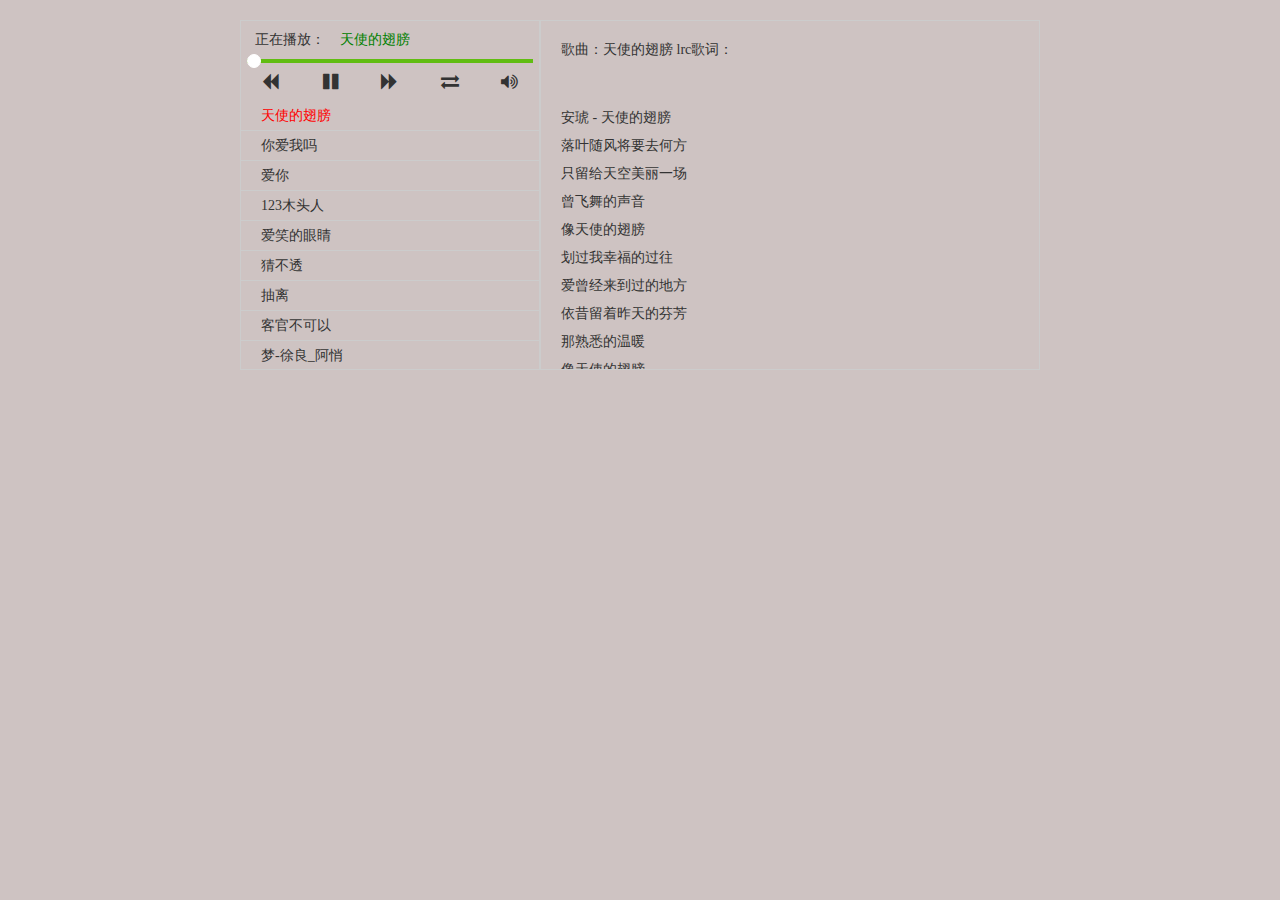
<file: h5-musicPlayer/index.html>
<!DOCTYPE html>
<html lang="en">

<head>
    <meta charset="UTF-8">
    <title>h5音乐播放器</title>
    <link rel="stylesheet" type="text/css" href="css/font-awesome.min.css">
    <link rel="stylesheet" type="text/css" href="css/index.css">
    <link rel="shortcut icon" href="data/music.ico">
    <meta name="viewport" content="width=device-width,initial-scale=1.0">
</head>

<body>
    <div id="box">
        <aside class="music_list">
            <section class="playing">
                <section>正在播放：<span class="nowPlaying"></span></section>
                <input type="range" max="100" value="0" />
            </section>
            <h3 class="controls clearfix">
                <a href="javascript:;" class="icon icon-backward" title="prev"></a>
                <a href="javascript:;" class="icon icon-play" title="play"></a>
                <a href="javascript:;" class="icon icon-forward" title="next"></a>
                <a href="javascript:;" class="icon icon-exchange" title="顺序播放"></a>
                <a href="javascript:;" class="icon icon-volume-up" title="音量" id="vol"></a>
            </h3>
            <ul class="song_list">
                <!-- 这块的歌曲列表根据歌曲数据进行动态创建 -->
            </ul>
        </aside>
        <section class="lyrics">
        </section>
    </div>
    <script type="text/javascript" src="js/jq.js"></script>
    <script type="text/javascript" src="js/index.js"></script>
</body>

</html>
</file>
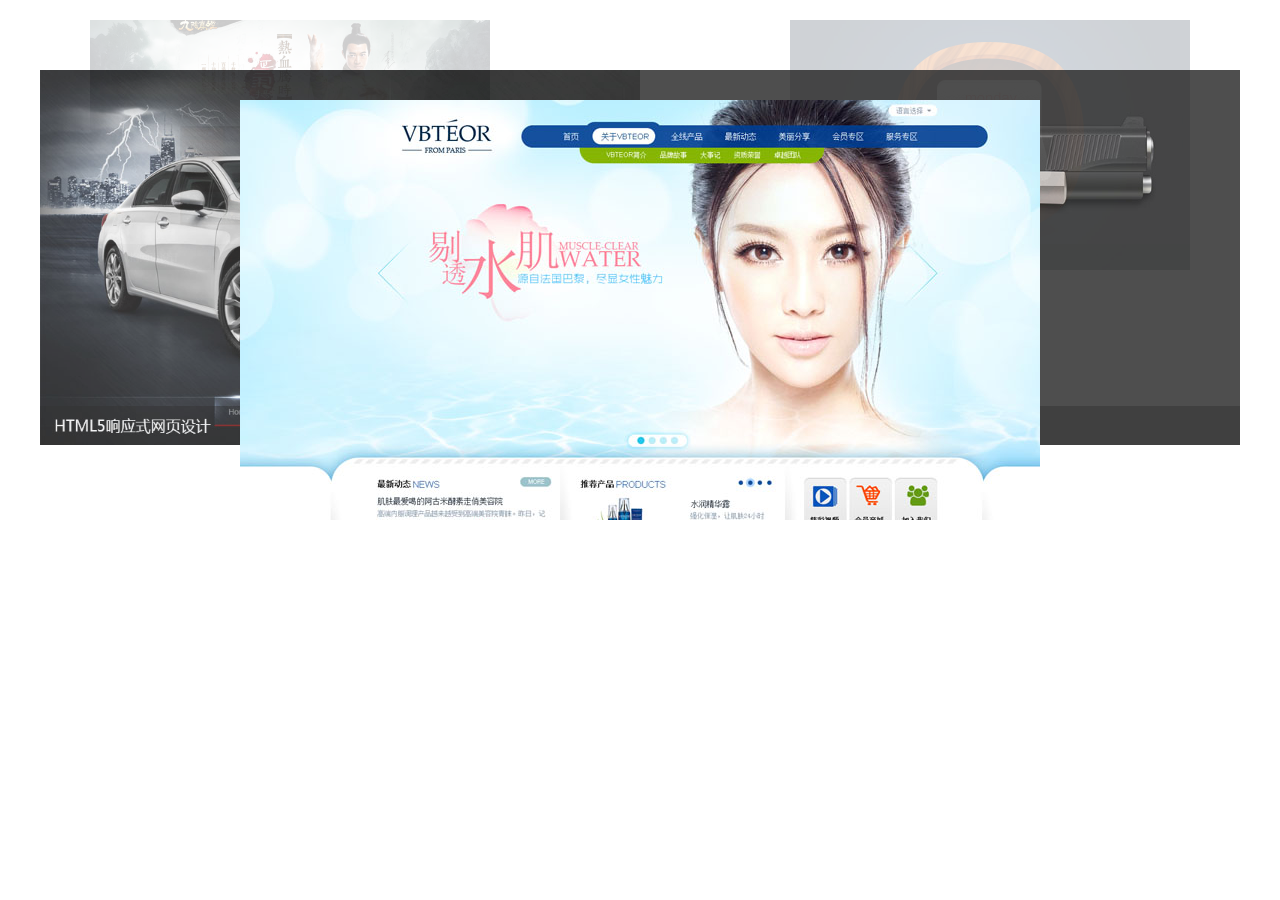
<file: myAnimation/index.html>
<!DOCTYPE html>
<html lang="en">

<head>
    <meta charset="UTF-8">
    <title>旋转的木马没有翅膀~~</title>
    <link rel="stylesheet" type="text/css" href="css/reset.css">
    <link rel="stylesheet" type="text/css" href="css/index.css">
</head>

<body>
    <div class="box rel" id="slider">
        <ul class="abs">
            <li>
                <a href="#"><img src="images/slidepic1.jpg"></a>
            </li>
            <li>
                <a href="#"><img src="images/slidepic2.jpg"></a>
            </li>
            <li>
                <a href="#"><img src="images/slidepic3.jpg"></a>
            </li>
            <li>
                <a href="#"><img src="images/slidepic4.jpg"></a>
            </li>
            <li>
                <a href="#"><img src="images/slidepic5.jpg"></a>
            </li>
        </ul>
        <div class="arrows abs" id="arrows">
            <a href="javascript:;" class="left"></a>
            <a href="javascript:;" class="right"></a>
        </div>
    </div>
    <script type="text/javascript" src="js/animate.js"></script>
    <script type="text/javascript" src="js/index.js"></script>
</body>

</html>
</file>
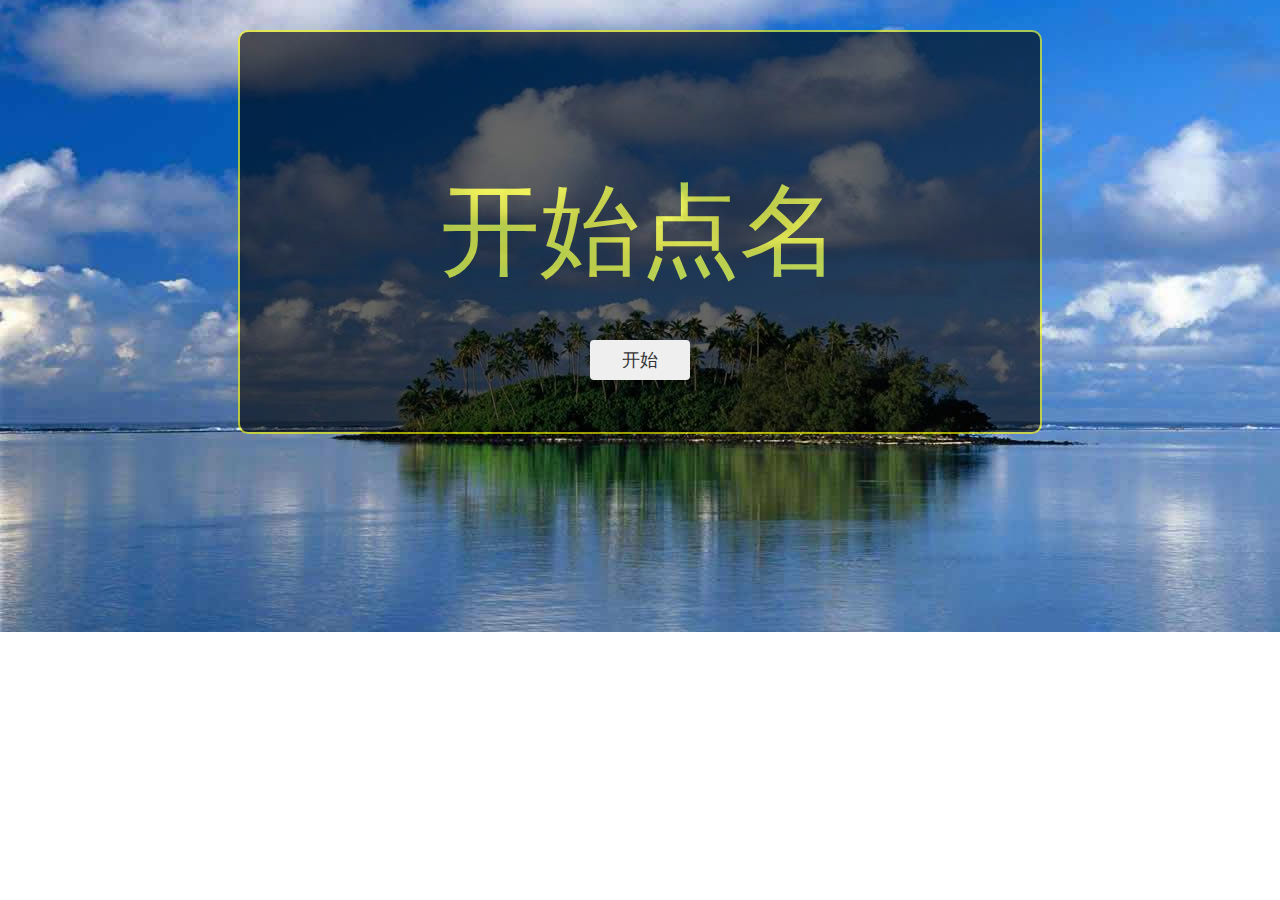
<file: takeNames组件版/index.html>
<!DOCTYPE html>
<html lang="en">

<head>
    <meta charset="UTF-8">
    <title>点名系统</title>
    <link rel="stylesheet" type="text/css" href="css/takeNames.css">
</head>

<body>
    <div class="take-name-box"></div>
    <script type="text/javascript" src="js/takeNames.js"></script>
</body>

</html>
</file>
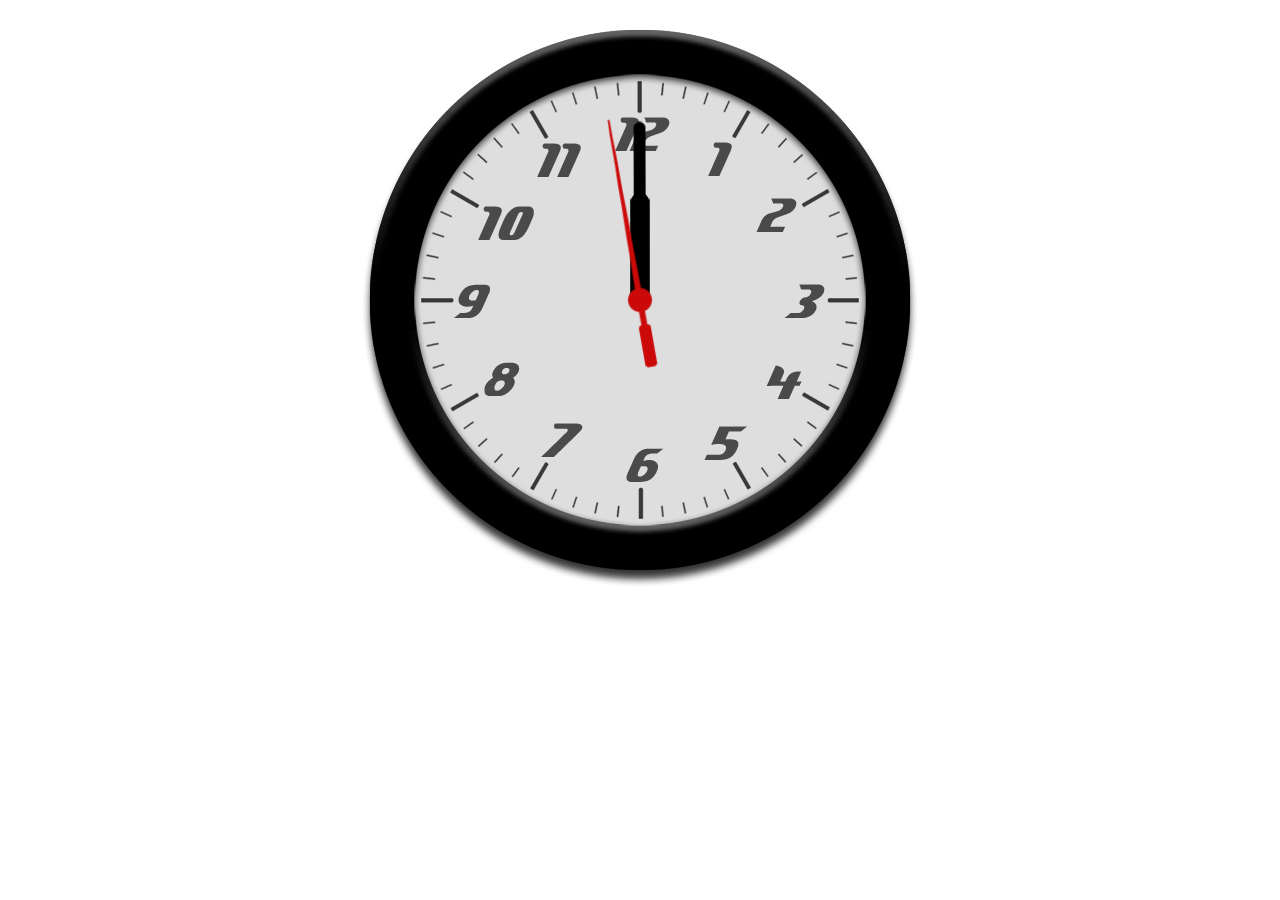
<file: myClock/机械表.html>
<!DOCTYPE html>
<html lang="en">

<head>
    <meta charset="UTF-8">
    <title>机械表</title>
    <style type="text/css">
    * {
        margin: 0;
        padding: 0;
    }

    .clock {
        width: 600px;
        margin: 0 auto;
        height: 600px;
        background: url(images/clock.jpg) no-repeat;
        position: relative;
        overflow: hidden;
    }

    .clock .hr,
    .clock .min,
    .clock .sec {
        position: absolute;
        width: 100%;
        height: 100%;
        left: 0;
        top: 0;
    }

    .clock .hr {
        background: url(images/hour.png) no-repeat center;
    }

    .clock .min {
        background: url(images/minute.png) no-repeat center;
        /*transform: rotate(30deg);*/
    }

    .clock .sec {
        background: url(images/second.png) no-repeat center;
    }
    </style>
</head>

<body>
    <div class="clock">
        <div class="hr"></div>
        <div class="min"></div>
        <div class="sec"></div>
    </div>
    <script type="text/javascript">
    var hr = document.getElementsByClassName('hr')[0];
    var min = document.getElementsByClassName('min')[0];
    var sec = document.getElementsByClassName('sec')[0];

    function runClock() {
        // 秒钟一秒6°，分钟一分钟6°，时钟一小时30°
        getTime();
        setInterval(function() {
            getTime()
        }, 100)
    }
    // getMiliseconds,getMinutes(),getHours();获取当前的毫秒数目，加上对应的时间；乘以对应的角度；
    function getTime() {
        var milisec = new Date().getMilliseconds();
        console.log(milisec)
        var ss = new Date().getSeconds() + milisec / 1000;
        var mm = new Date().getMinutes() + ss / 60;
        var hh = new Date().getHours() + mm / 60;
        sec.style.transform = 'rotate(' + ss * 6 + 'deg)';
        min.style.transform = 'rotate(' + mm * 6 + 'deg)';
        hr.style.transform = 'rotate(' + hh * 30 + 'deg)';
    }
    runClock();
    </script>
    </script>
    </script>
    </script>
</body>

</html>
</file>
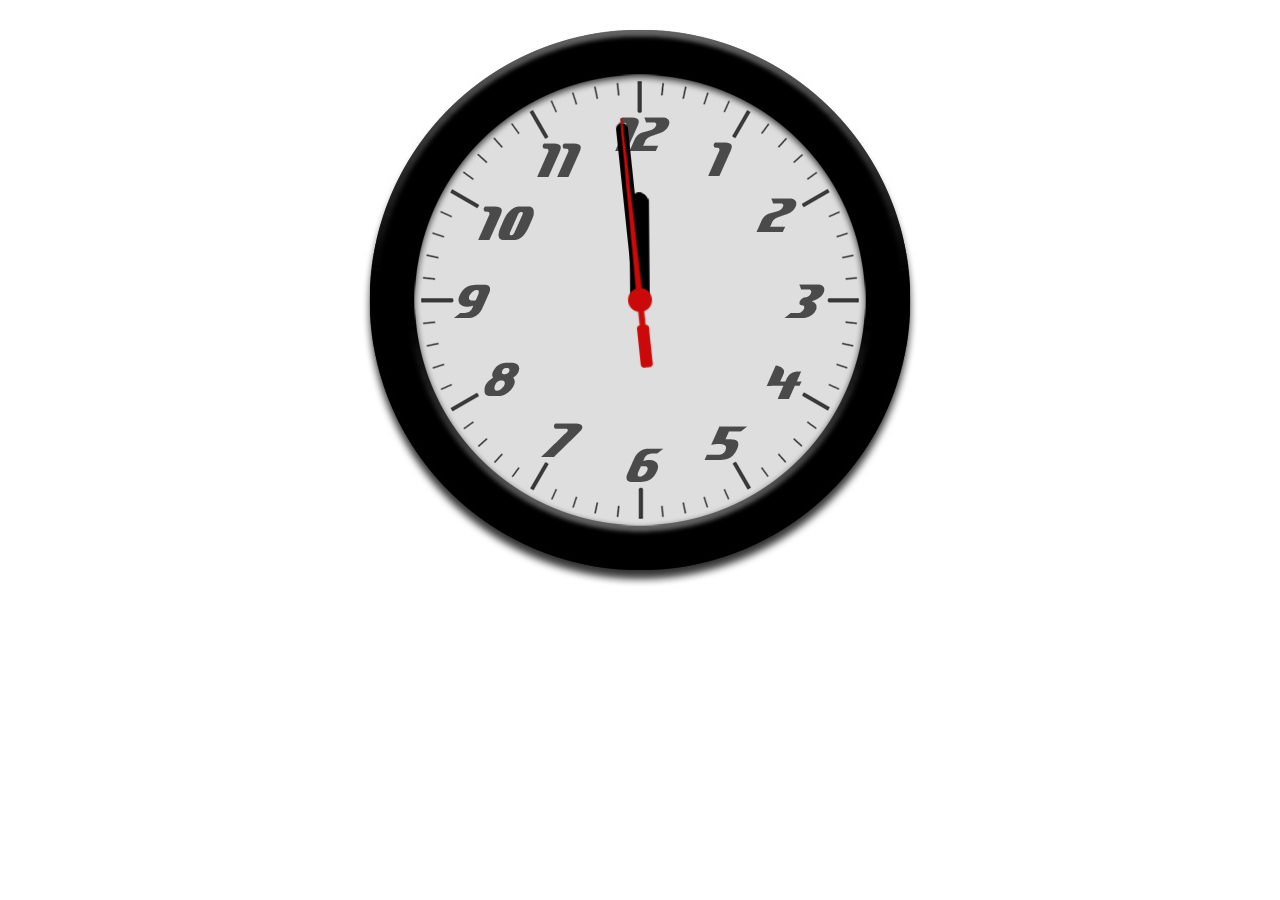
<file: myClock/石英钟.html>
<!DOCTYPE html>
<html lang="en">

<head>
    <meta charset="UTF-8">
    <title>石英钟</title>
    <style type="text/css">
    * {
        margin: 0;
        padding: 0;
    }

    .clock {
        width: 600px;
        margin: 0 auto;
        height: 600px;
        background: url(images/clock.jpg) no-repeat;
        position: relative;
        overflow: hidden;
    }

    .clock .hr,
    .clock .min,
    .clock .sec {
        position: absolute;
        width: 100%;
        height: 100%;
        left: 0;
        top: 0;
    }

    .clock .hr {
        background: url(images/hour.png) no-repeat center;
    }

    .clock .min {
        background: url(images/minute.png) no-repeat center;
        /*transform: rotate(30deg);*/
    }

    .clock .sec {
        background: url(images/second.png) no-repeat center;
    }
    </style>
</head>

<body>
    <div class="clock">
        <div class="hr"></div>
        <div class="min"></div>
        <div class="sec"></div>
    </div>
    <script type="text/javascript">
    var hr = document.getElementsByClassName('hr')[0];
    var min = document.getElementsByClassName('min')[0];
    var sec = document.getElementsByClassName('sec')[0];

    function runClock() {
        // 秒钟一秒6°，分钟一分钟6°，时钟一小时30°
        getTime();
        setInterval(function() {
            getTime()
        }, 1000)
    }

    function getTime() {
        var num1 = new Date().getSeconds() * 6;
        var num2 = new Date().getMinutes() * 6;
        var num3 = new Date().getHours() * 30 + new Date().getMinutes() / 12 * 6;
        sec.style.transform = 'rotate(' + num1 + 'deg)';
        min.style.transform = 'rotate(' + num2 + 'deg)';
        hr.style.transform = 'rotate(' + num3 + 'deg)';
    }
    runClock();
    </script>
    </script>
    </script>
    </script>
</body>

</html>
</file>
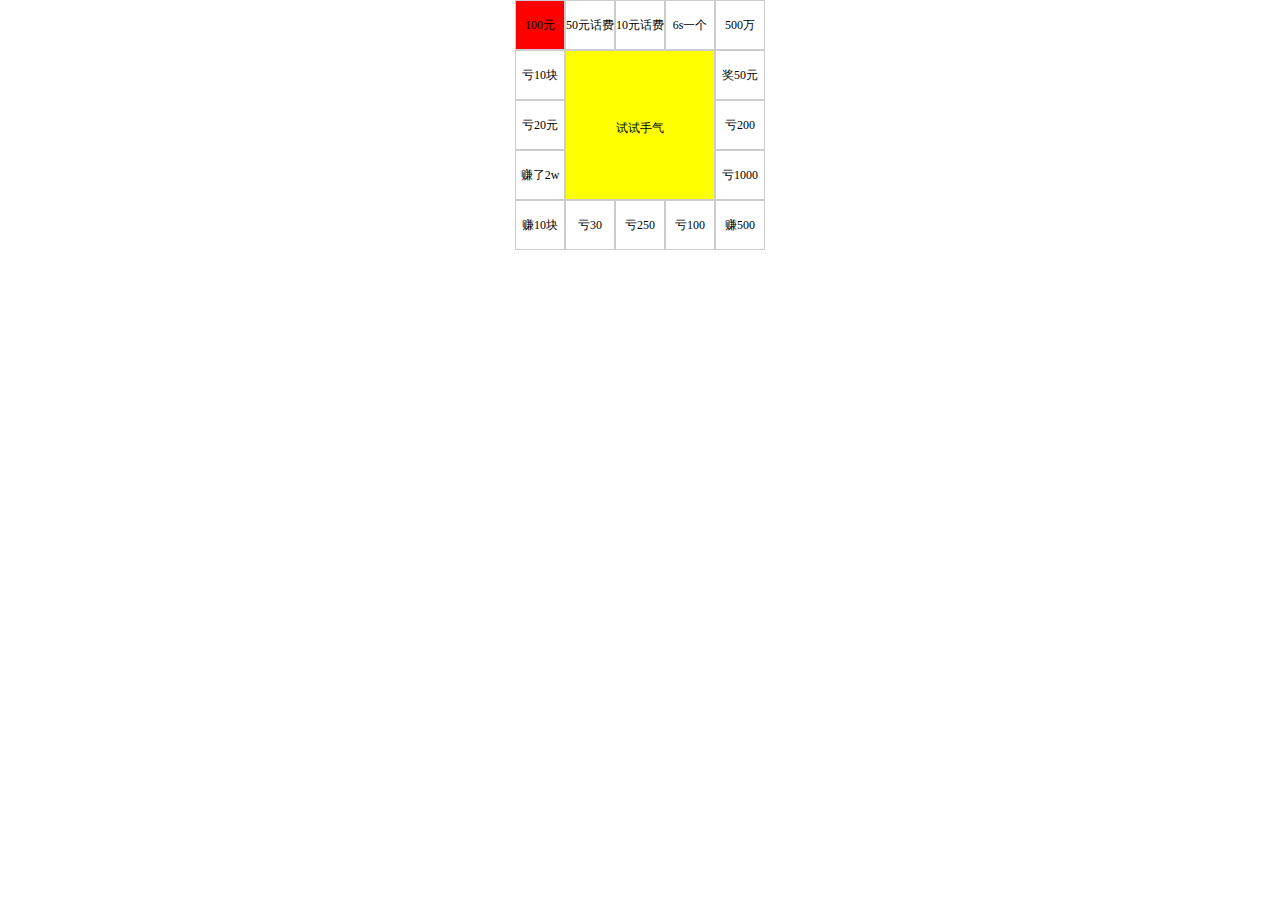
<file: myClock/简易老虎机.html>
<!DOCTYPE html>
<html lang="en">

<head>
    <meta charset="UTF-8">
    <title>Document</title>
</head>
<style type="text/css">
* {
    margin: 0;
    padding: 0;
}

ul {
    list-style: none;
    width: 250px;
    margin: 0 auto;
    position: relative;
}

li {
    width: 48px;
    height: 48px;
    text-align: center;
    border: 1px #ccc solid;
    line-height: 48px;
    float: left;
    font-size: 12px;
}

.fr {
    float: right;
}

.on {
    background: red;
}

.prize {
    width: 136px;
    height: 80px;
    padding: 0 6px;
    position: absolute;
    background: yellow;
    line-height: 18px;
    left: 50px;
    top: 50px;
    padding-top: 68px;
    word-break: break-all;
}
</style>

<body>
    <ul>
        <li class="on" title="回到起点，奖励100元">100元</li>
        <li title="奖励50元话费">50元话费</li>
        <li title="运气不错，奖励10元话费">10元话费</li>
        <li title="手气不错，抽中一个6s">6s一个</li>
        <li title="踩了狗屎，买彩票中了500万">500万</li>
        <li title="自行车轮子被放气，花了10块钱修理">亏10块</li>
        <li></li>
        <li></li>
        <li></li>
        <li class="fr" title="下路边残局，赢了50元">奖50元</li>
        <li title="做公交过站，只能花20块钱，打车回去">亏20元</li>
        <li></li>
        <li></li>
        <li></li>
        <li class="fr" title="天气变化，生病花了200">亏200</li>
        <li title="工作努力，老板奖励现金2万">赚了2w</li>
        <li></li>
        <li></li>
        <li></li>
        <li class="fr" title="又该交房租了，房租1000">亏1000</li>
        <li title="出门遇见女神，心情轻松，工作效率增高，工资调高10块">赚10块</li>
        <li title="玩游乐场，吓屎了，被罚款30">亏30</li>
        <li title="请美女吃饭，花费250">亏250</li>
        <li title="发新年红包，支出100">亏100</li>
        <li class="fr" title="收到超大红包，得500">赚500</li>
        <li class="prize">试试手气</li>
    </ul>
</body>
<script type="text/javascript">
var arr = [0, 1, 2, 3, 4, 9, 14, 19, 24, 23, 22, 21, 20, 15, 10, 5];
var aLi = document.getElementsByTagName('li');
var oBtn = document.getElementsByClassName('prize')[0];
var timer = null;
var n = 0;
var flag = true;
oBtn.onclick = function() {
    if (!flag) {
        return;
    }
    flag = false;
    var times = 0;
    var that = this;
    var randNum = Math.floor(Math.random() * arr.length) + 1;
    console.log(randNum)
    timer = setInterval(function() {
        aLi[arr[n]].className = '';
        n++;
        times++;
        n %= arr.length;
        aLi[arr[n]].className = 'on';
        if (times == randNum) {
            flag = true;
            that.innerHTML = aLi[arr[n]].title;
            clearInterval(timer);
        }
    }, 100);
}
</script>

</html>
</file>
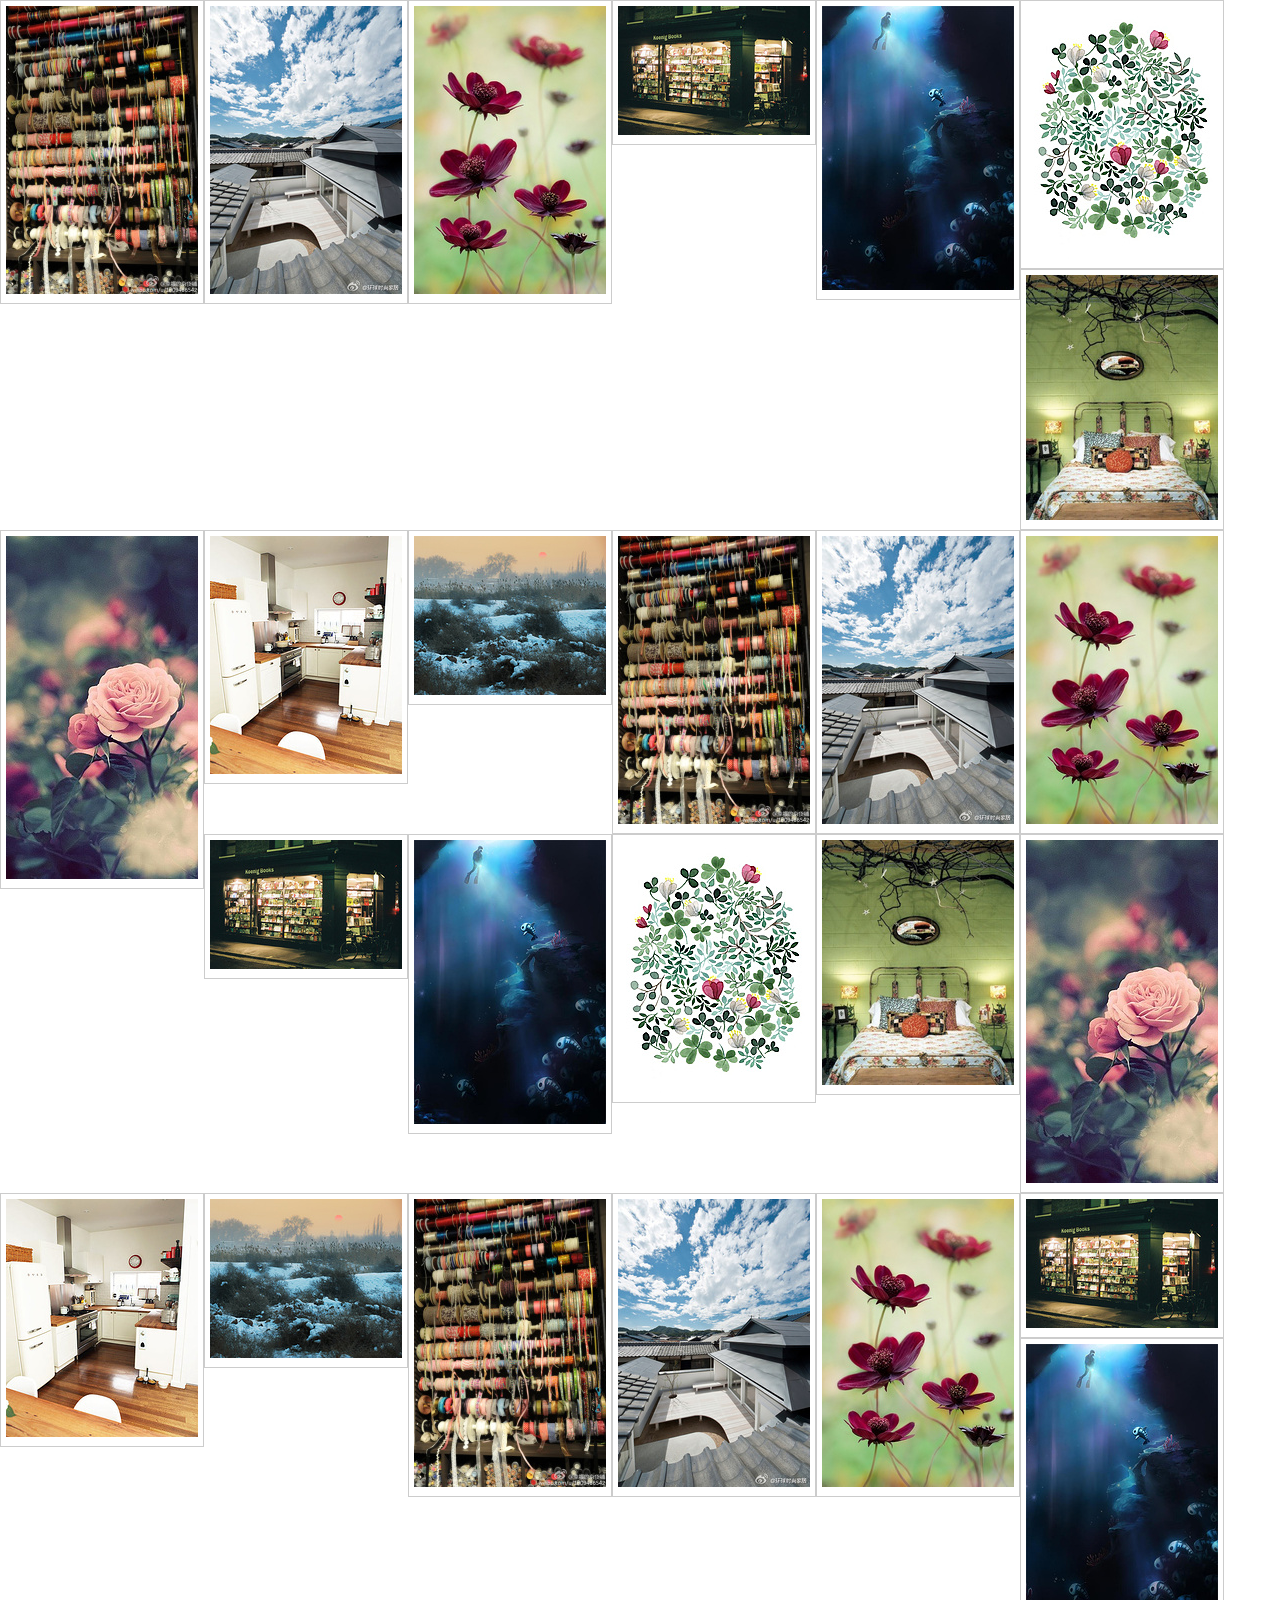
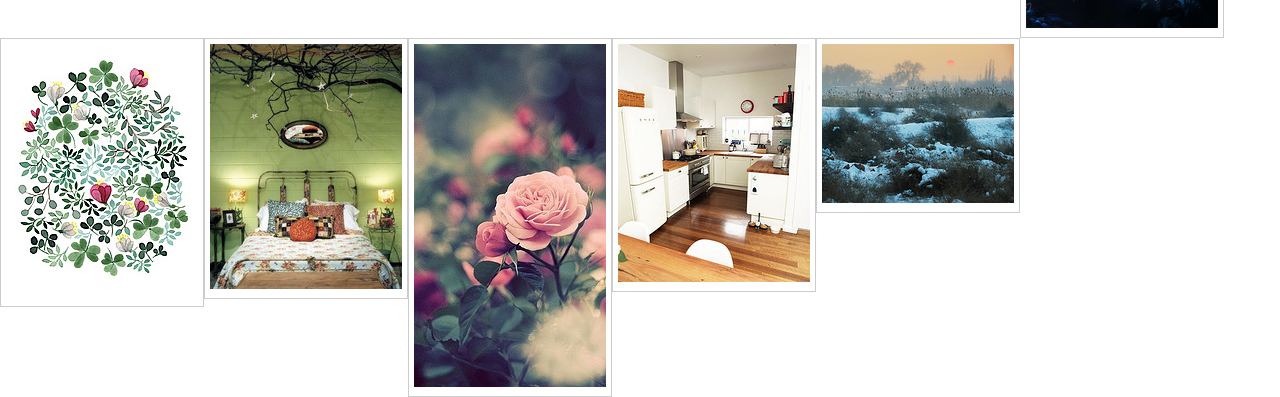
<file: waterfall/waterfall.html>
<!DOCTYPE html>
<html lang="en">

<head>
    <meta charset="UTF-8">
    <title>Document</title>
    <style>
    * {
        margin: 0;
        padding: 0;
    }

    .box {
        float: left;
        border: 1px solid #ccc;
        padding: 5px;
    }
    </style>
</head>

<body>
    <div id="container">
        <!--(.box>img[src="images/P_00$.jpg"])*9-->
        <div class="box"><img src="images/P_000.jpg" alt="" /></div>
        <div class="box"><img src="images/P_001.jpg" alt="" /></div>
        <div class="box"><img src="images/P_002.jpg" alt="" /></div>
        <div class="box"><img src="images/P_003.jpg" alt="" /></div>
        <div class="box"><img src="images/P_004.jpg" alt="" /></div>
        <div class="box"><img src="images/P_005.jpg" alt="" /></div>
        <div class="box"><img src="images/P_006.jpg" alt="" /></div>
        <div class="box"><img src="images/P_007.jpg" alt="" /></div>
        <div class="box"><img src="images/P_008.jpg" alt="" /></div>
        <div class="box"><img src="images/P_009.jpg" alt="" /></div>
        <div class="box"><img src="images/P_000.jpg" alt="" /></div>
        <div class="box"><img src="images/P_001.jpg" alt="" /></div>
        <div class="box"><img src="images/P_002.jpg" alt="" /></div>
        <div class="box"><img src="images/P_003.jpg" alt="" /></div>
        <div class="box"><img src="images/P_004.jpg" alt="" /></div>
        <div class="box"><img src="images/P_005.jpg" alt="" /></div>
        <div class="box"><img src="images/P_006.jpg" alt="" /></div>
        <div class="box"><img src="images/P_007.jpg" alt="" /></div>
        <div class="box"><img src="images/P_008.jpg" alt="" /></div>
        <div class="box"><img src="images/P_009.jpg" alt="" /></div>
        <div class="box"><img src="images/P_000.jpg" alt="" /></div>
        <div class="box"><img src="images/P_001.jpg" alt="" /></div>
        <div class="box"><img src="images/P_002.jpg" alt="" /></div>
        <div class="box"><img src="images/P_003.jpg" alt="" /></div>
        <div class="box"><img src="images/P_004.jpg" alt="" /></div>
        <div class="box"><img src="images/P_005.jpg" alt="" /></div>
        <div class="box"><img src="images/P_006.jpg" alt="" /></div>
        <div class="box"><img src="images/P_007.jpg" alt="" /></div>
        <div class="box"><img src="images/P_008.jpg" alt="" /></div>
        <div class="box"><img src="images/P_009.jpg" alt="" /></div>
    </div>
    <script type="text/javascript">
    var container = document.getElementById('container');
    var boxes = container.children;
    var boxWidth = boxes[0].offsetWidth;
    var arrHeight = [];
    var col = Math.floor(window.innerWidth / boxWidth);
    // 排列图片的位置，错落布置
    window.onload = waterFall;

    function waterFall() {
        for (var i = 0; i < boxes.length; i++) {
            if (i < col) {
                arrHeight[i] = boxes[i].offsetHeight;
            } else {
                boxes[i].style.position = 'absolute';
                var minHeight = getMin(arrHeight).minValue;
                var minIndex = getMin(arrHeight).minIndex;
                boxes[i].style.left = boxes[minIndex].offsetLeft + 'px';
                boxes[i].style.top = minHeight + 'px';
                // 设置完成后，更新数组；防止图片堆在一起；
                arrHeight[minIndex] = minHeight + boxes[i].offsetHeight;
            }
        }
    }

    window.onscroll = function() {
            if (bottom()) {
                for (var i = 0; i < col; i++) {
                    var oDiv = document.createElement('div');
                    var oImg = document.createElement('img');
                    oImg.className = 'box';
                    oImg.src = 'images/P_00' + i + '.jpg';
                    container.appendChild(oDiv);
                    oDiv.appendChild(oImg);
                }
                waterFall();
            }
            // 在滚动到快到底部时候，再次动态创建图片，从而实现不断加载；
            function bottom() {
                // var pics = ['images/P_000.jpg','images/P_000.jpg','images/P_000.jpg','images/P_000.jpg'];
                var scrollTop = window.pageYOffset;
                var clientHeight = window.innerHeight;
                var lastBox = boxes[boxes.length - 1];
                if (scrollTop + clientHeight > lastBox.offsetTop) {
                    return true;
                }
            }
        }
        // 获取最小的值和索引
    function getMin(arr) {
        var obj = {};
        obj.minIndex = 0;
        obj.minValue = arr[obj.minIndex];
        for (var i = 0; i < arr.length; i++) {
            if (arr[i] < obj.minValue) {
                obj.minValue = arr[i];
                obj.minIndex = i;
            }
        }
        return obj;
    }
    </script>
</body>

</html>
</file>
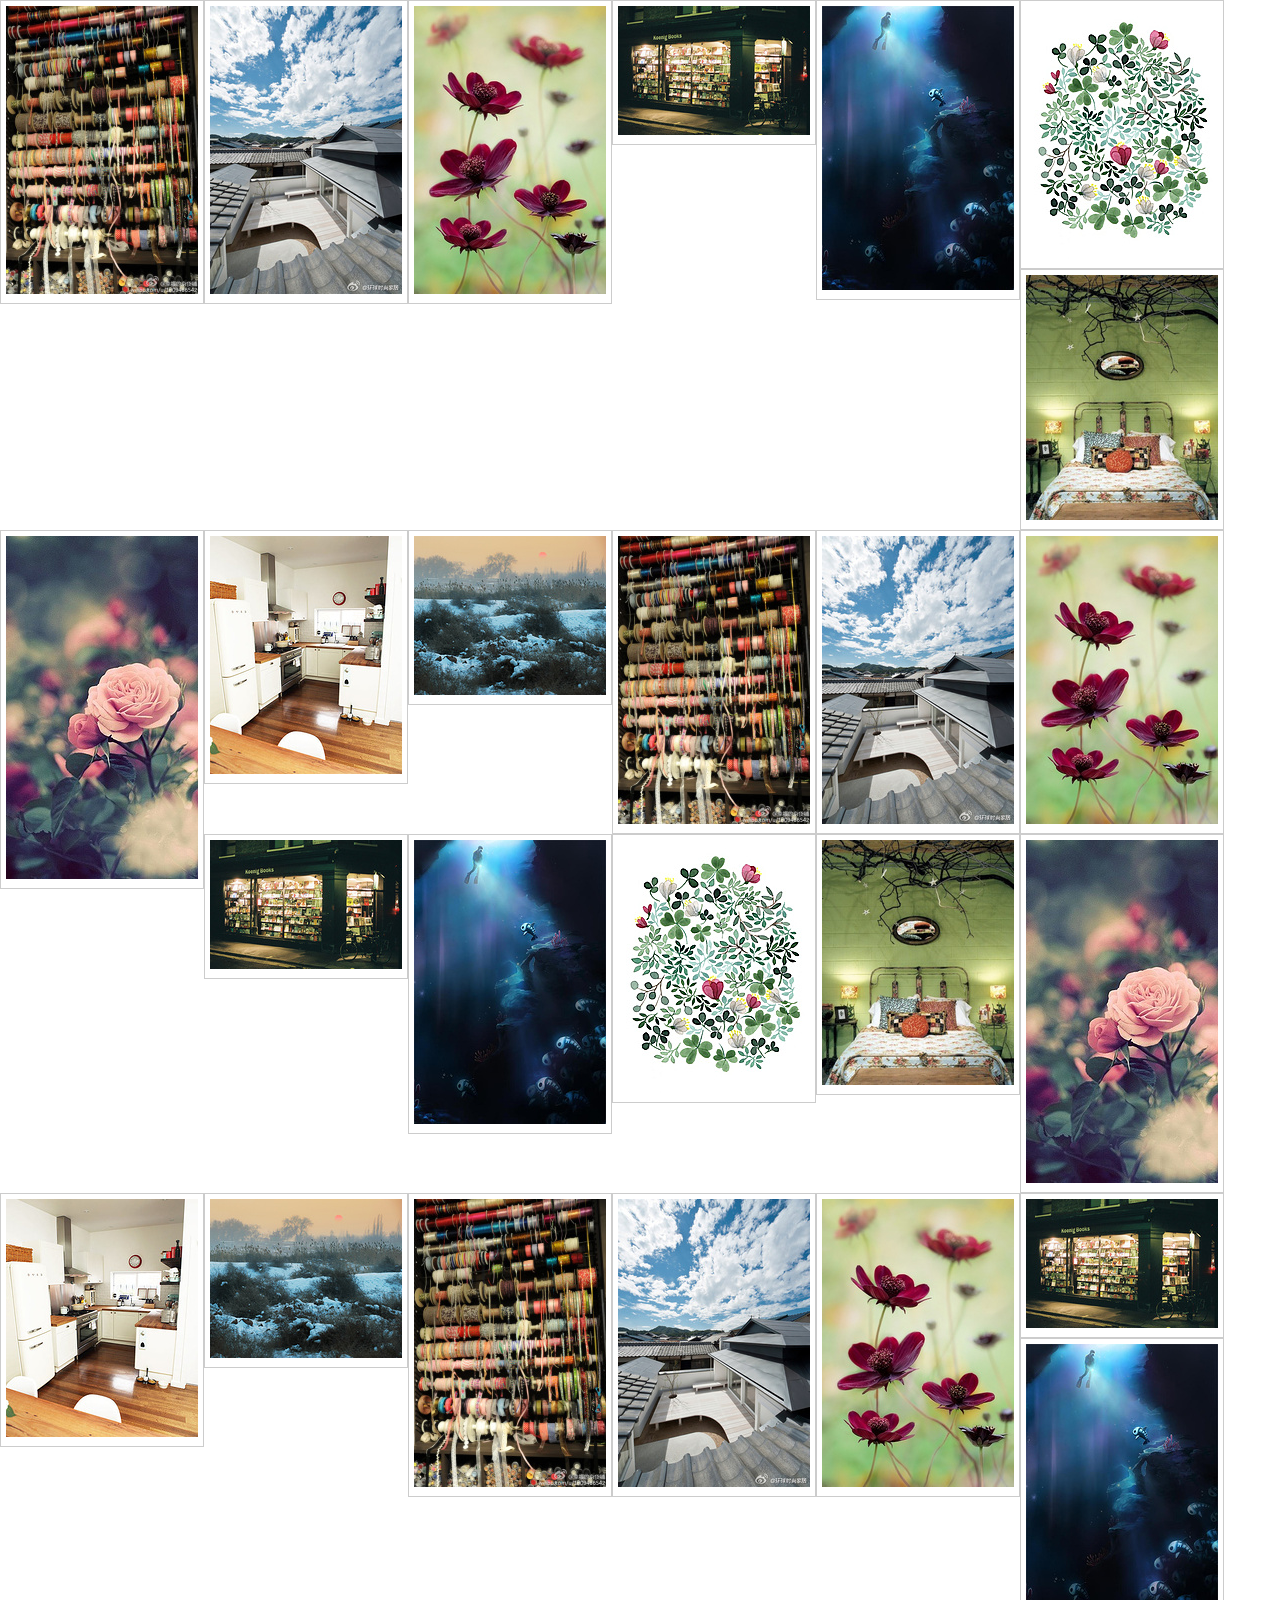
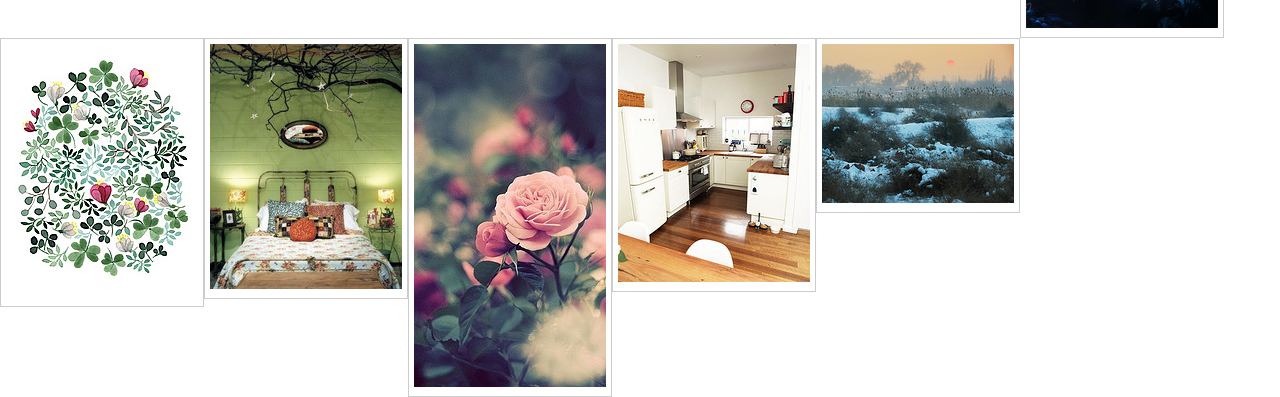
<file: waterfall/瀑布流.html>
<!DOCTYPE html>
<html lang="en">
<head>
	<meta charset="UTF-8">
	<title>Document</title>
	   <style>
        * {
            margin: 0;
            padding: 0;
        }

        .box {
            float: left;
            border: 1px solid #ccc;
            padding: 5px;
        }
    </style>
</head>
<body>
<div id="container">
    <!--(.box>img[src="images/P_00$.jpg"])*9-->
    <div class="box"><img src="images/P_000.jpg" alt=""/></div>
    <div class="box"><img src="images/P_001.jpg" alt=""/></div>
    <div class="box"><img src="images/P_002.jpg" alt=""/></div>
    <div class="box"><img src="images/P_003.jpg" alt=""/></div>
    <div class="box"><img src="images/P_004.jpg" alt=""/></div>
    <div class="box"><img src="images/P_005.jpg" alt=""/></div>
    <div class="box"><img src="images/P_006.jpg" alt=""/></div>
    <div class="box"><img src="images/P_007.jpg" alt=""/></div>
    <div class="box"><img src="images/P_008.jpg" alt=""/></div>
    <div class="box"><img src="images/P_009.jpg" alt=""/></div>
    <div class="box"><img src="images/P_000.jpg" alt=""/></div>
    <div class="box"><img src="images/P_001.jpg" alt=""/></div>
    <div class="box"><img src="images/P_002.jpg" alt=""/></div>
    <div class="box"><img src="images/P_003.jpg" alt=""/></div>
    <div class="box"><img src="images/P_004.jpg" alt=""/></div>
    <div class="box"><img src="images/P_005.jpg" alt=""/></div>
    <div class="box"><img src="images/P_006.jpg" alt=""/></div>
    <div class="box"><img src="images/P_007.jpg" alt=""/></div>
    <div class="box"><img src="images/P_008.jpg" alt=""/></div>
    <div class="box"><img src="images/P_009.jpg" alt=""/></div>
    <div class="box"><img src="images/P_000.jpg" alt=""/></div>
    <div class="box"><img src="images/P_001.jpg" alt=""/></div>
    <div class="box"><img src="images/P_002.jpg" alt=""/></div>
    <div class="box"><img src="images/P_003.jpg" alt=""/></div>
    <div class="box"><img src="images/P_004.jpg" alt=""/></div>
    <div class="box"><img src="images/P_005.jpg" alt=""/></div>
    <div class="box"><img src="images/P_006.jpg" alt=""/></div>
    <div class="box"><img src="images/P_007.jpg" alt=""/></div>
    <div class="box"><img src="images/P_008.jpg" alt=""/></div>
    <div class="box"><img src="images/P_009.jpg" alt=""/></div>
</div>
<script type="text/javascript">
	var container = document.getElementById('container');
	var boxes= container.children;
	var boxWidth = boxes[0].offsetWidth;
	var arrHeight = [];
	var col = Math.floor(window.innerWidth / boxWidth);
	// 排列图片的位置，错落布置
	window.onload = waterFall;
	function waterFall(){
		for(var i=0;i<boxes.length;i++) {
				if(i<col){
					arrHeight[i] = boxes[i].offsetHeight;
				} else {
					boxes[i].style.position = 'absolute';
					var minHeight = getMin(arrHeight).minValue;
					var minIndex = getMin(arrHeight).minIndex;
					boxes[i].style.left = boxes[minIndex].offsetLeft + 'px';
					boxes[i].style.top = minHeight + 'px';
					// 设置完成后，更新数组；防止图片堆在一起；
					arrHeight[minIndex] = minHeight + boxes[i].offsetHeight;
				}
			}
	}

	window.onscroll = function (){
		if(bottom()) {
			for(var i=0;i<col;i++){
				var oDiv = document.createElement('div');
				var oImg = document.createElement('img');
				oImg.className = 'box';
				oImg.src = 'images/P_00'+ i +'.jpg';
				container.appendChild(oDiv);
				oDiv.appendChild(oImg);
		}
			waterFall();
	}
// 在滚动到快到底部时候，再次动态创建图片，从而实现不断加载；
	function bottom(){
		// var pics = ['images/P_000.jpg','images/P_000.jpg','images/P_000.jpg','images/P_000.jpg'];
		var scrollTop = window.pageYOffset;
		var clientHeight = window.innerHeight;
		var lastBox = boxes[boxes.length-1];
		if(scrollTop + clientHeight > lastBox.offsetTop){
			return true;
		}
	}
}
// 获取最小的值和索引
	function getMin(arr){
		var obj = {};
		obj.minIndex = 0;
		obj.minValue = arr[obj.minIndex];
	  for(var i=0;i<arr.length;i++) {
	 	if(arr[i] < obj.minValue) {
	 		obj.minValue = arr[i];
	 		obj.minIndex = i;
	 	}
		 }
		return obj;
	}
</script>


</body>
</html>
</file>
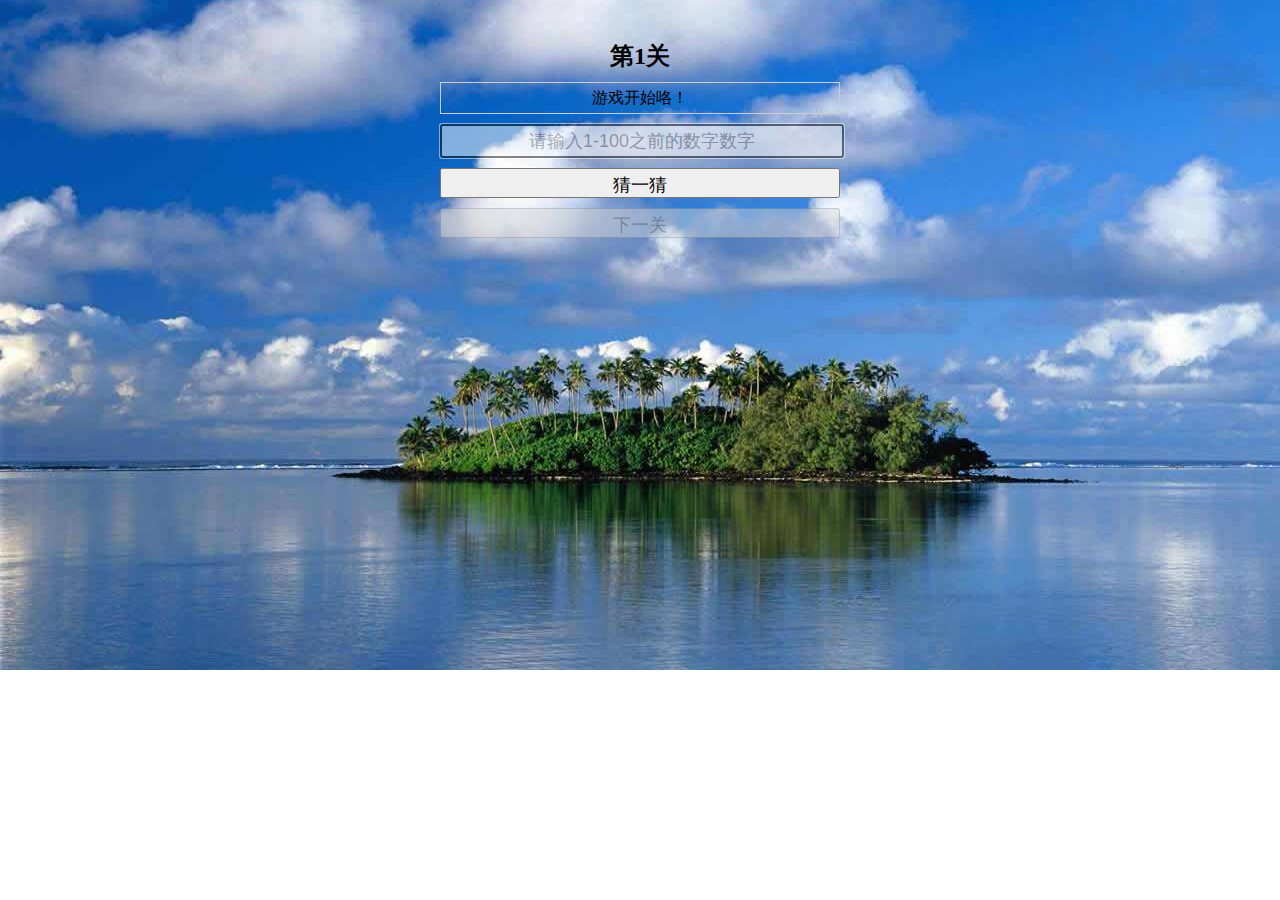
<file: 猜数字游戏/numberGuess.html>
<!DOCTYPE html>
<html>
  <head>
    <meta charset="utf-8">
    <title>猜数字游戏</title>
    <link rel="stylesheet" type="text/css" href="css/index.css">
  </head>
  <body>
    <div id="box">
      <h2>第1关</h2>
      <p>输入数字，开始游戏吧~~</p>
      <input type="text" value="" placeholder="请输入1-100之前的数字数字">
      <button>猜一猜</button>
      <button disabled="disabled">下一关</button>
    </div>
    <script type="text/javascript" src="js/index.js"></script>
  </body>
</html>
</file>
<file: myAnimation/css/index.css>
.box {
	height: 520px;
	overflow: hidden;
	width: 1200px;
	margin: 0 auto;
}
.box ul{
	width: 100%;
	height:500px;
}
.box ul li{
	position: absolute;
}
.box ul li img{
	width: 100%;
}
.box .arrows{
	z-index: 100;
	top:200px;
	width: 100%;
	height: 100px;
	opacity: 0;
}
.box .arrows .left{
	width: 100px;
	height: 100px;
	float: left;
	background: url(../images/prev.png) center no-repeat;
}
.box .arrows .right{
	width: 100px;
	height: 100px;
	float: right;
	background: url(../images/next.png) center no-repeat;
}
</file>
<file: takeNames组件版/css/takeNames.css>
*{margin: 0;padding: 0;font-weight: normal;}
ol,li{
	list-style: none;
}
a{
	text-decoration: none;
}
body{
	background: url(../images/1.jpg) no-repeat center;
	overflow: hidden;
	background-size: 100%;
}
div.take-name{
	width:800px;
	height: 400px;
	border-radius: 10px;
	border:2px solid yellow;
	margin:30px auto;
	background: #000;
	color:yellow;
	line-height: 400px;
	font-size: 100px;
	text-align: center;
	font-weight: bold;
	position: relative;
	opacity: 0.6;
}
.take-name-box button{
	width:100px;
	height: 40px;
	line-height: 40px;
	text-align: center;
	position: absolute;
	left: 50%;
	margin-left: -50px;
	bottom: 20px;
	color:#333;
	font:18px "Microsoft Yahei";
	cursor: pointer;
	border-radius: 4px;
	top:340px;
	border: 0;
}
</file>
<file: 猜数字游戏/css/index.css>
*{padding: 0;margin: 0}
    body{
      background: url(../images/1.jpg) no-repeat center;
      background-size: 100%;
      height: 500px;
    }
    #box h2{
      text-align: center;
    }
    #box{
      width:400px;
      margin: 40px auto;
    }
    #box p{
      border:1px #ccc solid;
      height:30px;
      margin:10px 0;
      line-height: 30px;
      font-size: 16px;
      text-align: center;
    }
    #box input{
        text-align: center;
      height: 30px;
      line-height: 30px;
      font-size: 18px;
      width: 100%;
      opacity: 0.5;
      margin-bottom: 10px;
    }
    #box button{
      height: 30px;
      line-height: 30px;
      font-size: 18px;
      width: 100%;
      margin-bottom: 10px;
    }
</file>
<file: h5-musicPlayer/css/index.css>
/*reset*/
* {
  margin: 0;
  padding: 0;
  box-sizing: border-box;
  color: #333;
  font-size: 14px;
}
.clearfix:before,
.clearfix:after {
  content: '';
  display: block;
  height: 0;
  clear: both;
  visibility: hidden;
}
.clearfix {
  overflow: auto;
}
li {
  list-style: none;
}
a {
  text-decoration: none;
  color: #333;
}
body {
  background: #cec3c2;
}
#box {
  max-width: 800px;
  display: flex;
  margin: 20px auto;
}
input {
  outline: none;
}
.music_list {
  width: 300px;
  border: 1px #ccc solid;
  padding-top: 10px;
}
.music_list input[type=range] {
  -webkit-appearance: none;
  width: 100%;
  background: -webkit-linear-gradient(#61bd12, #61bd12) no-repeat, #ddd;
  height: 4px;
  width: 96%;
  margin: 10px auto;
  display: block;
}
.music_list input[type=range]::-webkit-slider-thumb {
  -webkit-appearance: none;
  height: 14px;
  width: 14px;
  background: #fff;
  border-radius: 50%;
  border: solid 1px #fff;
}
.music_list .playing section {
  text-indent: 1em;
}
.music_list .nowPlaying {
  color: green;
  padding-left: 15px;
}
.controls {
  text-align: center;
  margin: 10px 0;
}
.controls > a {
  font-size: 18px;
  display: block;
  text-align: center;
  float: left;
  width: 20%;
}
#box .song_list {
  width: 100%;
  height: 264px;
  display: inline-block;
  overflow-y: auto;
  /*凹槽宽度*/
  /*拖动条*/
}
#box .song_list::-webkit-scrollbar {
  width: 6px;
}
#box .song_list::-webkit-scrollbar-thumb {
  background-color: #ddd;
  border-radius: 6px;
}
#box .song_list::-webkit-scrollbar-track {
  background-color: #ccc;
  border-radius: 6px;
}
#box .song_list li {
  padding-left: 20px;
  text-overflow: ellipsis;
  white-space: nowrap;
  overflow: hidden;
  border-bottom: 1px #ccc solid;
  height: 30px;
  line-height: 30px;
  cursor: pointer;
}
#box .song_list li:hover a {
  color: blue;
  font-size: 16px;
  transition: all 0.5s;
}
#box .song_list .on a {
  color: red;
}
#box .lyrics {
  flex: 1;
  border: 1px #ccc solid;
  height: 350px;
  overflow-y: auto;
  padding: 20px;
  width: 100%;
  display: inline-block;
  /*凹槽宽度*/
  /*拖动条*/
  /*背景槽*/
}
#box .lyrics::-webkit-scrollbar {
  width: 6px;
}
#box .lyrics::-webkit-scrollbar-thumb {
  background-color: #ddd;
  border-radius: 6px;
}
#box .lyrics::-webkit-scrollbar-track {
  background-color: #ccc;
  border-radius: 6px;
}
#box .lyrics .current {
  color: blue;
}
/*# sourceMappingURL=index.css.map */
</file>
